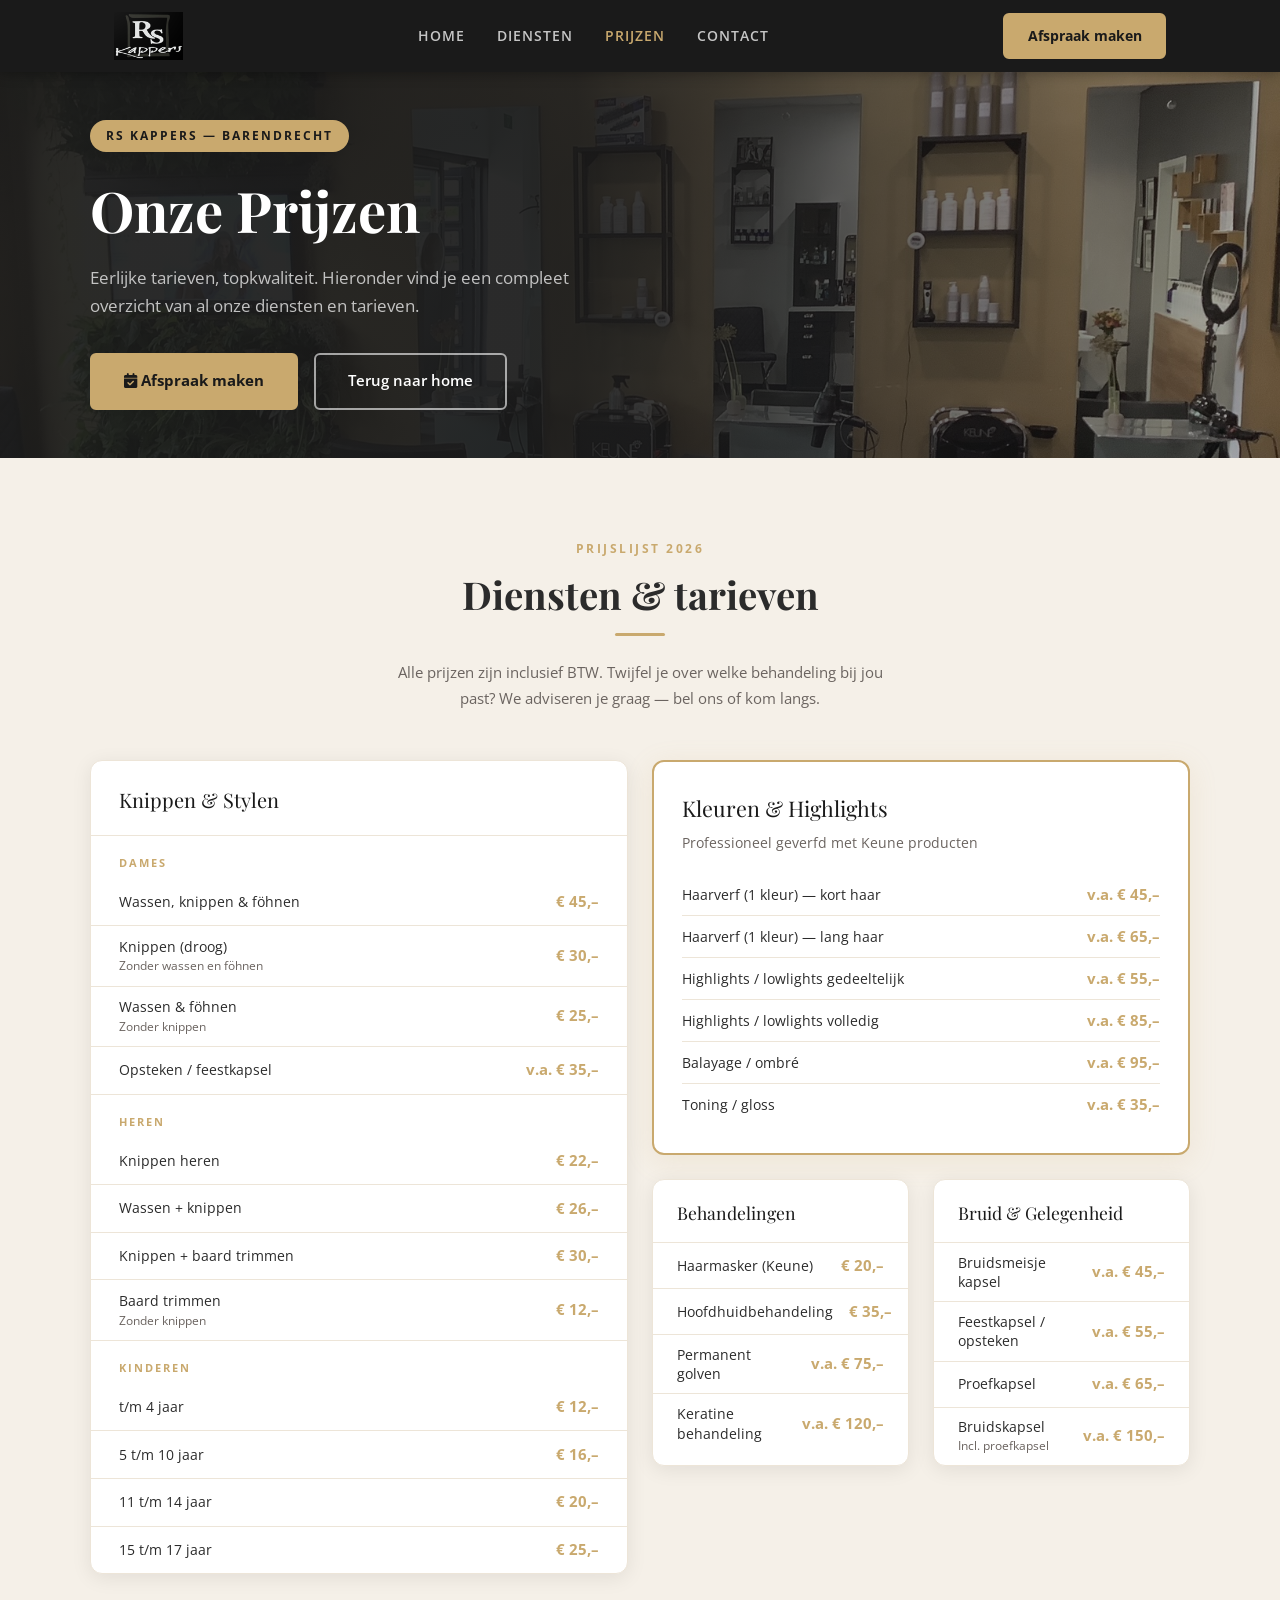
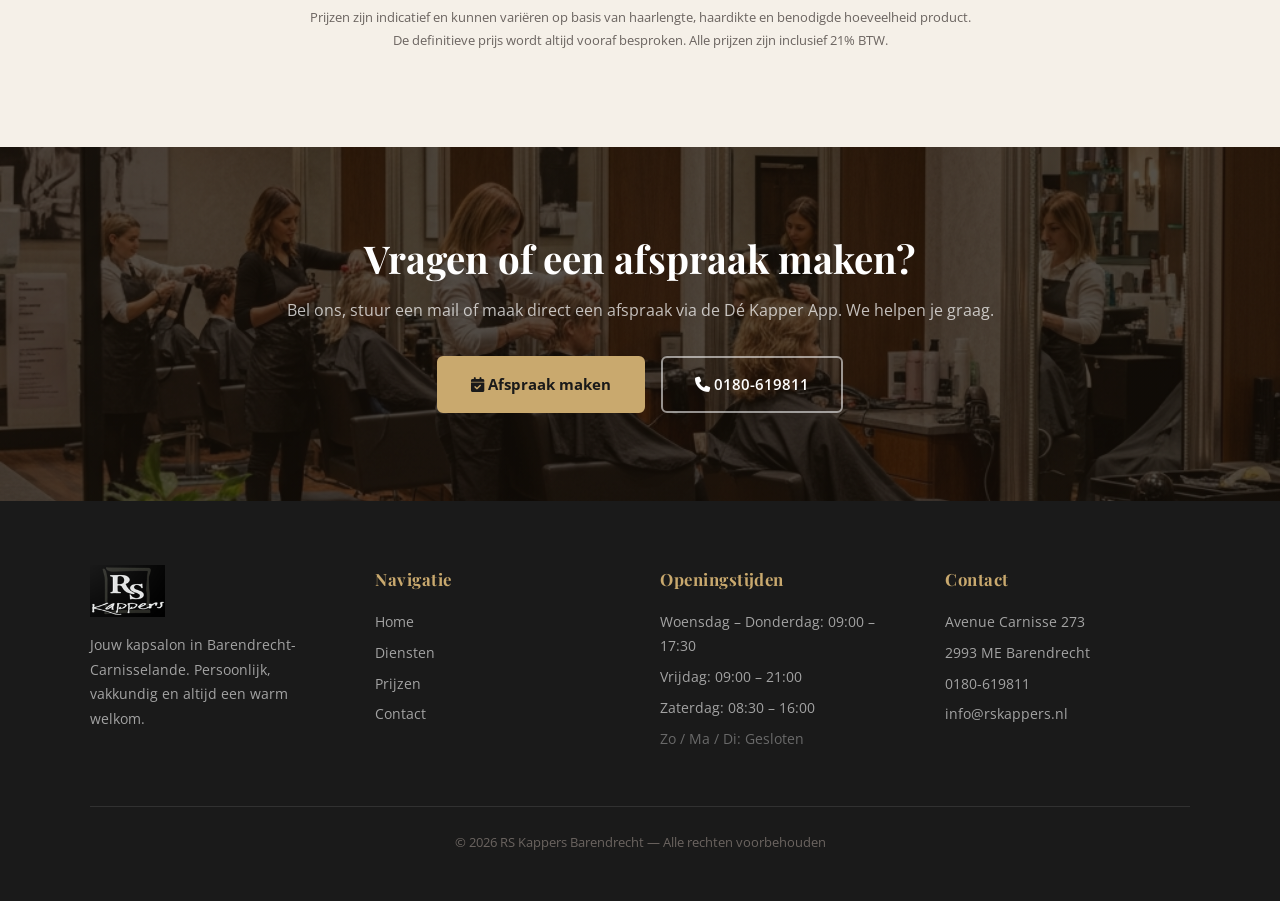
<file: prijzen.html>
<!DOCTYPE html>
<html lang="nl">
<head>
  <meta charset="UTF-8" />
  <meta name="viewport" content="width=device-width, initial-scale=1.0" />
  <title>Prijzen Kapper Barendrecht — RS Kappers</title>
  <meta name="description" content="Bekijk de actuele prijslijst van RS Kappers in Barendrecht. Eerlijke tarieven voor knippen dames, heren en kinderen, kleuren, highlights, behandelingen en meer." />
  <link rel="preconnect" href="https://fonts.googleapis.com" />
  <link rel="preconnect" href="https://fonts.gstatic.com" crossorigin />
  <link href="https://fonts.googleapis.com/css2?family=Playfair+Display:ital,wght@0,400;0,700;1,400&family=Open+Sans:wght@400;600;700&display=swap" rel="stylesheet" />
  <link rel="icon" type="image/png" href="favicon.png" />
  <link rel="apple-touch-icon" href="favicon.png" />
  <link rel="stylesheet" href="https://cdnjs.cloudflare.com/ajax/libs/font-awesome/6.5.1/css/all.min.css" />
  <link rel="stylesheet" href="style.css" />
  <style>

    /* ── Prijzen sectie licht ── */
    .prijzen-donker {
      background: var(--kleur-beige);
      padding: 5rem 1.5rem;
    }

    .prijzen-donker .sectie-label {
      display: block;
      text-align: center;
      margin-bottom: .75rem;
    }

    .prijzen-intro-sub {
      text-align: center;
      color: var(--kleur-subtekst);
      font-size: .95rem;
      max-width: 520px;
      margin: 0 auto 3rem;
    }

    /* ── Twee-kolom layout ── */
    .prijzen-layout {
      display: grid;
      grid-template-columns: 1fr 1fr;
      gap: 1.5rem;
      align-items: start;
    }

    /* ── Witte kaart (links) ── */
    .pkaart {
      background: #fff;
      border: 1px solid var(--kleur-beige2);
      border-radius: 12px;
      overflow: hidden;
      box-shadow: var(--schaduw);
    }

    .pkaart-titel {
      font-family: var(--font-hoofd);
      font-size: 1.25rem;
      color: var(--kleur-donker);
      padding: 1.4rem 1.75rem 1.1rem;
      border-bottom: 1px solid var(--kleur-beige2);
    }

    /* ── Categorie subkop binnen kaart ── */
    .pcat-label {
      font-size: .7rem;
      font-weight: 700;
      text-transform: uppercase;
      letter-spacing: 2px;
      color: var(--kleur-accent);
      padding: 1.1rem 1.75rem .4rem;
    }

    /* ── Regelrij ── */
    .pregel {
      display: flex;
      justify-content: space-between;
      align-items: center;
      padding: .65rem 1.75rem;
      border-bottom: 1px solid var(--kleur-beige2);
      font-size: .9rem;
      color: var(--kleur-tekst);
      gap: 1rem;
    }
    .pregel:last-child {
      border-bottom: none;
    }
    .pregel-naam { flex: 1; line-height: 1.4; }
    .pregel-naam small {
      display: block;
      font-size: .75rem;
      color: var(--kleur-subtekst);
      margin-top: .1rem;
    }
    .pregel-prijs {
      font-weight: 700;
      color: var(--kleur-accent);
      white-space: nowrap;
      font-size: .95rem;
    }

    /* ── Uitgelichte kaart (rechtsboven) ── */
    .pkaart-featured {
      background: #fff;
      border: 2px solid var(--kleur-accent);
      border-radius: 12px;
      padding: 1.75rem;
      box-shadow: 0 6px 28px rgba(201,169,110,.15);
    }

    .pkaart-featured .feat-naam {
      font-family: var(--font-hoofd);
      font-size: 1.35rem;
      color: var(--kleur-donker);
      margin-bottom: .3rem;
    }

    .pkaart-featured .feat-sub {
      font-size: .85rem;
      color: var(--kleur-subtekst);
      margin-bottom: 1.25rem;
    }

    .feat-lijst {
      list-style: none;
      margin-bottom: 0;
    }
    .feat-lijst li {
      font-size: .88rem;
      color: var(--kleur-tekst);
      padding: .5rem 0;
      border-bottom: 1px solid var(--kleur-beige2);
      display: flex;
      justify-content: space-between;
      align-items: center;
    }
    .feat-lijst li:last-child { border-bottom: none; }
    .feat-prijs {
      font-weight: 700;
      color: var(--kleur-accent);
      white-space: nowrap;
      margin-left: 1rem;
      font-size: .92rem;
    }

    /* ── Kleine kaartjes (rechtsonder) ── */
    .pkaart-klein {
      background: #fff;
      border: 1px solid var(--kleur-beige2);
      border-radius: 12px;
      overflow: hidden;
      box-shadow: var(--schaduw);
    }

    .pkaart-klein .pkaart-titel {
      font-size: 1.1rem;
      padding: 1.1rem 1.5rem .9rem;
    }

    .pkaart-klein .pregel {
      padding: .6rem 1.5rem;
      font-size: .87rem;
    }

    .rechts-kolom {
      display: flex;
      flex-direction: column;
      gap: 1.5rem;
    }

    .klein-grid {
      display: grid;
      grid-template-columns: 1fr 1fr;
      gap: 1.5rem;
    }

    /* ── Opmerking ── */
    .prijzen-opmerking {
      margin-top: 2rem;
      text-align: center;
      font-size: .82rem;
      color: var(--kleur-subtekst);
      line-height: 1.7;
    }

    /* ── Responsive ── */
    @media (max-width: 860px) {
      .prijzen-layout { grid-template-columns: 1fr; }
      .klein-grid { grid-template-columns: 1fr; }
    }
  </style>
</head>
<body>

  <!-- ═══════════ HEADER ═══════════ -->
  <header class="site-header">
    <div class="nav-inner">
      <a href="index.html" class="nav-logo">
        <img src="logo.png" alt="RS Kappers logo" />
      </a>
      <nav aria-label="Hoofdnavigatie">
        <ul class="nav-links">
          <li><a href="index.html">Home</a></li>
          <li><a href="index.html#diensten">Diensten</a></li>
          <li><a href="prijzen.html" class="actief">Prijzen</a></li>
          <li><a href="index.html#contact">Contact</a></li>
        </ul>
      </nav>
      <a href="https://widget.salonhub.nl/a/d.html?client=rskappers&salon=barendrecht&command=create" target="_blank" rel="noopener" class="btn btn-primary" style="font-size:.85rem;padding:.6rem 1.4rem;">Afspraak maken</a>
    </div>
  </header>

  <!-- ═══════════ HERO ═══════════ -->
  <section class="hero prijzen-hero">
    <div class="hero-bg" style="background-image: url('salon.jpg'); background-position: center 30%;"></div>
    <div class="hero-overlay"></div>
    <div class="hero-content">
      <span class="hero-badge">RS Kappers — Barendrecht</span>
      <h1>Onze Prijzen</h1>
      <p>Eerlijke tarieven, topkwaliteit. Hieronder vind je een compleet overzicht van al onze diensten en tarieven.</p>
      <div class="hero-knoppen">
        <a href="https://widget.salonhub.nl/a/d.html?client=rskappers&salon=barendrecht&command=create" target="_blank" rel="noopener" class="btn btn-primary"><i class="fa-solid fa-calendar-check"></i> Afspraak maken</a>
        <a href="index.html" class="btn btn-outline">Terug naar home</a>
      </div>
    </div>
  </section>

  <!-- ═══════════ PRIJSLIJST ═══════════ -->
  <section class="prijzen-donker">
    <div class="container">

      <span class="sectie-label">Prijslijst 2026</span>
      <h2 class="sectie-titel">Diensten &amp; tarieven</h2>
      <div class="divider"></div>
      <p class="prijzen-intro-sub">Alle prijzen zijn inclusief BTW. Twijfel je over welke behandeling bij jou past? We adviseren je graag — bel ons of kom langs.</p>

      <div class="prijzen-layout">

        <!-- ═══ LINKS: Knippen ═══ -->
        <div class="pkaart">
          <div class="pkaart-titel">Knippen &amp; Stylen</div>

          <div class="pcat-label">Dames</div>
          <div class="pregel">
            <span class="pregel-naam">Wassen, knippen &amp; föhnen</span>
            <span class="pregel-prijs">€ 45,–</span>
          </div>
          <div class="pregel">
            <span class="pregel-naam">Knippen (droog)<small>Zonder wassen en föhnen</small></span>
            <span class="pregel-prijs">€ 30,–</span>
          </div>
          <div class="pregel">
            <span class="pregel-naam">Wassen &amp; föhnen<small>Zonder knippen</small></span>
            <span class="pregel-prijs">€ 25,–</span>
          </div>
          <div class="pregel">
            <span class="pregel-naam">Opsteken / feestkapsel</span>
            <span class="pregel-prijs">v.a. € 35,–</span>
          </div>

          <div class="pcat-label">Heren</div>
          <div class="pregel">
            <span class="pregel-naam">Knippen heren</span>
            <span class="pregel-prijs">€ 22,–</span>
          </div>
          <div class="pregel">
            <span class="pregel-naam">Wassen + knippen</span>
            <span class="pregel-prijs">€ 26,–</span>
          </div>
          <div class="pregel">
            <span class="pregel-naam">Knippen + baard trimmen</span>
            <span class="pregel-prijs">€ 30,–</span>
          </div>
          <div class="pregel">
            <span class="pregel-naam">Baard trimmen<small>Zonder knippen</small></span>
            <span class="pregel-prijs">€ 12,–</span>
          </div>

          <div class="pcat-label">Kinderen</div>
          <div class="pregel">
            <span class="pregel-naam">t/m 4 jaar</span>
            <span class="pregel-prijs">€ 12,–</span>
          </div>
          <div class="pregel">
            <span class="pregel-naam">5 t/m 10 jaar</span>
            <span class="pregel-prijs">€ 16,–</span>
          </div>
          <div class="pregel">
            <span class="pregel-naam">11 t/m 14 jaar</span>
            <span class="pregel-prijs">€ 20,–</span>
          </div>
          <div class="pregel">
            <span class="pregel-naam">15 t/m 17 jaar</span>
            <span class="pregel-prijs">€ 25,–</span>
          </div>
        </div>

        <!-- ═══ RECHTS: Kleuren + Behandelingen + Bruid ═══ -->
        <div class="rechts-kolom">

          <!-- Uitgelichte kaart: Kleuren -->
          <div class="pkaart-featured">
            <div class="feat-naam">Kleuren &amp; Highlights</div>
            <div class="feat-sub">Professioneel geverfd met Keune producten</div>
            <ul class="feat-lijst">
              <li>
                <span>Haarverf (1 kleur) — kort haar</span>
                <span class="feat-prijs">v.a. € 45,–</span>
              </li>
              <li>
                <span>Haarverf (1 kleur) — lang haar</span>
                <span class="feat-prijs">v.a. € 65,–</span>
              </li>
              <li>
                <span>Highlights / lowlights gedeeltelijk</span>
                <span class="feat-prijs">v.a. € 55,–</span>
              </li>
              <li>
                <span>Highlights / lowlights volledig</span>
                <span class="feat-prijs">v.a. € 85,–</span>
              </li>
              <li>
                <span>Balayage / ombré</span>
                <span class="feat-prijs">v.a. € 95,–</span>
              </li>
              <li>
                <span>Toning / gloss</span>
                <span class="feat-prijs">v.a. € 35,–</span>
              </li>
            </ul>
          </div>

          <!-- Kleine kaartjes -->
          <div class="klein-grid">

            <!-- Behandelingen -->
            <div class="pkaart-klein">
              <div class="pkaart-titel">Behandelingen</div>
              <div class="pregel">
                <span class="pregel-naam">Haarmasker (Keune)</span>
                <span class="pregel-prijs">€ 20,–</span>
              </div>
              <div class="pregel">
                <span class="pregel-naam">Hoofdhuidbehandeling</span>
                <span class="pregel-prijs">€ 35,–</span>
              </div>
              <div class="pregel">
                <span class="pregel-naam">Permanent golven</span>
                <span class="pregel-prijs">v.a. € 75,–</span>
              </div>
              <div class="pregel">
                <span class="pregel-naam">Keratine behandeling</span>
                <span class="pregel-prijs">v.a. € 120,–</span>
              </div>
            </div>

            <!-- Bruid -->
            <div class="pkaart-klein">
              <div class="pkaart-titel">Bruid &amp; Gelegenheid</div>
              <div class="pregel">
                <span class="pregel-naam">Bruidsmeisje kapsel</span>
                <span class="pregel-prijs">v.a. € 45,–</span>
              </div>
              <div class="pregel">
                <span class="pregel-naam">Feestkapsel / opsteken</span>
                <span class="pregel-prijs">v.a. € 55,–</span>
              </div>
              <div class="pregel">
                <span class="pregel-naam">Proefkapsel</span>
                <span class="pregel-prijs">v.a. € 65,–</span>
              </div>
              <div class="pregel">
                <span class="pregel-naam">Bruidskapsel<small>Incl. proefkapsel</small></span>
                <span class="pregel-prijs">v.a. € 150,–</span>
              </div>
            </div>

          </div><!-- /.klein-grid -->
        </div><!-- /.rechts-kolom -->

      </div><!-- /.prijzen-layout -->

      <p class="prijzen-opmerking">Prijzen zijn indicatief en kunnen variëren op basis van haarlengte, haardikte en benodigde hoeveelheid product.<br>De definitieve prijs wordt altijd vooraf besproken. Alle prijzen zijn inclusief 21% BTW.</p>

    </div>
  </section>

  <!-- ═══════════ CTA ═══════════ -->
  <section class="cta-banner">
    <div class="container">
      <h2>Vragen of een afspraak maken?</h2>
      <p>Bel ons, stuur een mail of maak direct een afspraak via de Dé Kapper App. We helpen je graag.</p>
      <div class="cta-knoppen">
        <a href="https://widget.salonhub.nl/a/d.html?client=rskappers&salon=barendrecht&command=create" target="_blank" rel="noopener" class="btn btn-primary"><i class="fa-solid fa-calendar-check"></i> Afspraak maken</a>
        <a href="tel:0180619811" class="btn btn-outline"><i class="fa-solid fa-phone"></i> 0180-619811</a>
      </div>
    </div>
  </section>

  <!-- ═══════════ FOOTER ═══════════ -->
  <footer class="site-footer">
    <div class="footer-inner">
      <div class="footer-kolom">
        <img src="logo.png" alt="RS Kappers" class="footer-logo" />
        <p>Jouw kapsalon in Barendrecht-Carnisselande. Persoonlijk, vakkundig en altijd een warm welkom.</p>
      </div>
      <div class="footer-kolom">
        <h4>Navigatie</h4>
        <ul>
          <li><a href="index.html">Home</a></li>
          <li><a href="index.html#diensten">Diensten</a></li>
          <li><a href="prijzen.html">Prijzen</a></li>
          <li><a href="index.html#contact">Contact</a></li>
        </ul>
      </div>
      <div class="footer-kolom">
        <h4>Openingstijden</h4>
        <ul>
          <li>Woensdag – Donderdag: 09:00 – 17:30</li>
          <li>Vrijdag: 09:00 – 21:00</li>
          <li>Zaterdag: 08:30 – 16:00</li>
          <li style="color:rgba(255,255,255,.35);">Zo / Ma / Di: Gesloten</li>
        </ul>
      </div>
      <div class="footer-kolom">
        <h4>Contact</h4>
        <ul>
          <li>Avenue Carnisse 273</li>
          <li>2993 ME Barendrecht</li>
          <li><a href="tel:0180619811">0180-619811</a></li>
          <li><a href="mailto:info@rskappers.nl">info@rskappers.nl</a></li>
        </ul>
      </div>
    </div>
    <div class="footer-bottom">
      <p>&copy; 2026 RS Kappers Barendrecht — Alle rechten voorbehouden</p>
    </div>
  </footer>

</body>
</html>
</file>
<file: style.css>
/* =============================
   RS Kappers — Gedeelde Stijlen
   ============================= */

*, *::before, *::after {
  box-sizing: border-box;
  margin: 0;
  padding: 0;
}

:root {
  --kleur-donker:    #1a1a1a;
  --kleur-donker2:   #2b2b2b;
  --kleur-accent:    #c9a96e;       /* warme goud — past bij beige interieur */
  --kleur-beige:     #f5f0e8;       /* zelfde toon als salon muren */
  --kleur-beige2:    #ede5d8;
  --kleur-wit:       #ffffff;
  --kleur-tekst:     #2b2b2b;
  --kleur-subtekst:  #6b6460;
  --font-hoofd:      'Playfair Display', Georgia, serif;
  --font-tekst:      'Open Sans', Arial, sans-serif;
  --radius:          6px;
  --schaduw:         0 4px 20px rgba(0,0,0,0.08);
}

html { scroll-behavior: smooth; }

body {
  font-family: var(--font-tekst);
  color: var(--kleur-tekst);
  background: var(--kleur-wit);
  line-height: 1.7;
}

/* ── Typografie ────────────────────────────── */
h1, h2, h3 {
  font-family: var(--font-hoofd);
  line-height: 1.2;
}

h1 { font-size: clamp(2rem, 5vw, 3.5rem); }
h2 { font-size: clamp(1.6rem, 3.5vw, 2.4rem); margin-bottom: 1rem; }
h3 { font-size: 1.2rem; margin-bottom: .5rem; }

p { margin-bottom: 1rem; color: var(--kleur-subtekst); }

a { color: var(--kleur-accent); text-decoration: none; }
a:hover { text-decoration: underline; }

/* ── Knoppen ───────────────────────────────── */
.btn {
  display: inline-block;
  padding: .85rem 2rem;
  border-radius: var(--radius);
  font-family: var(--font-tekst);
  font-size: .95rem;
  font-weight: 600;
  cursor: pointer;
  transition: all .2s ease;
  text-decoration: none;
}

.btn-primary {
  background: var(--kleur-accent);
  color: var(--kleur-donker);
  border: 2px solid var(--kleur-accent);
  font-weight: 700;
}
.btn-primary:hover {
  background: #b8915a;
  border-color: #b8915a;
  color: var(--kleur-wit);
  text-decoration: none;
}

.btn-outline {
  background: transparent;
  color: var(--kleur-wit);
  border: 2px solid rgba(255,255,255,.6);
}
.btn-outline:hover {
  background: var(--kleur-wit);
  border-color: var(--kleur-wit);
  color: var(--kleur-donker);
  text-decoration: none;
}

/* ── Header / Navigatie ────────────────────── */
.site-header {
  position: sticky;
  top: 0;
  z-index: 100;
  background: var(--kleur-donker);
  box-shadow: 0 2px 12px rgba(0,0,0,0.3);
}

.nav-inner {
  max-width: 1100px;
  margin: 0 auto;
  padding: 0 1.5rem;
  display: flex;
  align-items: center;
  justify-content: space-between;
  height: 72px;
}

.nav-logo img {
  height: 48px;
  width: auto;
  display: block;
}

.nav-links {
  list-style: none;
  display: flex;
  gap: 2rem;
}

.nav-links a {
  color: rgba(255,255,255,.75);
  font-weight: 600;
  font-size: .88rem;
  text-transform: uppercase;
  letter-spacing: 1px;
  transition: color .2s;
}
.nav-links a:hover,
.nav-links a.actief {
  color: var(--kleur-accent);
  text-decoration: none;
}

/* ── Footer ────────────────────────────────── */
.site-footer {
  background: var(--kleur-donker);
  color: rgba(255,255,255,.8);
  padding: 4rem 1.5rem 2rem;
}

.footer-inner {
  max-width: 1100px;
  margin: 0 auto;
  display: grid;
  grid-template-columns: repeat(auto-fit, minmax(200px, 1fr));
  gap: 2.5rem;
  padding-bottom: 3rem;
  border-bottom: 1px solid rgba(255,255,255,.1);
}

.footer-logo {
  height: 52px;
  width: auto;
  margin-bottom: 1rem;
  display: block;
}

.footer-kolom h4 {
  font-family: var(--font-hoofd);
  color: var(--kleur-accent);
  font-size: 1.05rem;
  margin-bottom: 1rem;
  letter-spacing: .5px;
}

.footer-kolom p,
.footer-kolom li {
  font-size: .9rem;
  color: rgba(255,255,255,.6);
  margin-bottom: .4rem;
}

.footer-kolom ul { list-style: none; }

.footer-kolom a {
  color: rgba(255,255,255,.6);
  transition: color .2s;
}
.footer-kolom a:hover { color: var(--kleur-accent); text-decoration: none; }

.footer-bottom {
  max-width: 1100px;
  margin: 1.5rem auto 0;
  text-align: center;
  font-size: .82rem;
  color: rgba(255,255,255,.3);
}

/* ── Secties ───────────────────────────────── */
.sectie {
  padding: 5rem 1.5rem;
}

.sectie-licht { background: var(--kleur-beige); }
.sectie-beige2 { background: var(--kleur-beige2); }

.container {
  max-width: 1100px;
  margin: 0 auto;
}

.sectie-label {
  display: inline-block;
  font-size: .78rem;
  font-weight: 700;
  text-transform: uppercase;
  letter-spacing: 2.5px;
  color: var(--kleur-accent);
  margin-bottom: .75rem;
}

.sectie-titel { text-align: center; }
.sectie-ondertitel {
  text-align: center;
  max-width: 580px;
  margin: 0 auto 3rem;
  font-size: 1rem;
  color: var(--kleur-subtekst);
}

/* ── Hero ──────────────────────────────────── */
.hero {
  position: relative;
  display: flex;
  align-items: center;
  min-height: 88vh;
  overflow: hidden;
  padding: 3rem 1.5rem;
}

.hero-overlay {
  position: absolute;
  inset: 0;
  background: linear-gradient(to right, rgba(26,26,26,.93) 45%, rgba(26,26,26,.35));
}

.hero-bg {
  position: absolute;
  inset: 0;
  background-size: cover;
  background-position: center top;
}

.hero-content {
  position: relative;
  max-width: 1100px;
  margin: 0 auto;
  width: 100%;
}

.hero-badge {
  display: inline-block;
  background: var(--kleur-accent);
  color: var(--kleur-donker);
  font-size: .72rem;
  font-weight: 700;
  text-transform: uppercase;
  letter-spacing: 2px;
  padding: .4rem 1rem;
  border-radius: 50px;
  margin-bottom: 1.5rem;
}

.hero h1 {
  color: var(--kleur-wit);
  max-width: 580px;
  margin-bottom: 1.25rem;
}

.hero .hero-tagline {
  font-family: var(--font-hoofd);
  font-style: italic;
  font-size: 1.15rem;
  color: var(--kleur-accent);
  margin-bottom: .5rem;
}

.hero p {
  color: rgba(255,255,255,.72);
  font-size: 1.05rem;
  max-width: 480px;
  margin-bottom: 2rem;
}

.hero-knoppen {
  display: flex;
  gap: 1rem;
  flex-wrap: wrap;
}

/* ── Kaarten ───────────────────────────────── */
.kaarten-grid {
  display: grid;
  grid-template-columns: repeat(auto-fit, minmax(250px, 1fr));
  gap: 1.5rem;
}

.kaart {
  background: var(--kleur-wit);
  border-radius: 10px;
  padding: 2rem;
  box-shadow: var(--schaduw);
  transition: transform .2s, box-shadow .2s;
  border-bottom: 3px solid transparent;
}
.kaart:hover {
  transform: translateY(-4px);
  box-shadow: 0 10px 32px rgba(0,0,0,0.12);
  border-bottom-color: var(--kleur-accent);
}

.kaart-icoon {
  font-size: 2rem;
  margin-bottom: 1rem;
  color: var(--kleur-accent);
}

.kaart-icoon i {
  color: var(--kleur-accent);
}

.prijzen-categorie-header i {
  color: var(--kleur-accent);
  font-size: 1.2rem;
}

/* ── Prijzen pagina ────────────────────────── */
.prijzen-hero {
  min-height: 42vh;
}

.prijzen-grid {
  display: grid;
  grid-template-columns: repeat(auto-fit, minmax(300px, 1fr));
  gap: 2rem;
}

.prijzen-categorie {
  background: var(--kleur-wit);
  border-radius: 10px;
  box-shadow: var(--schaduw);
  overflow: hidden;
}

.prijzen-categorie-header {
  background: var(--kleur-donker);
  color: var(--kleur-wit);
  padding: 1.1rem 1.5rem;
  display: flex;
  align-items: center;
  gap: .75rem;
}

.prijzen-categorie-header h3 {
  font-family: var(--font-hoofd);
  font-size: 1.15rem;
  color: var(--kleur-wit);
  margin: 0;
  letter-spacing: .3px;
}

.prijzen-categorie-header span { font-size: 1.3rem; }

.prijzen-lijst {
  list-style: none;
  padding: .5rem 1.5rem 1rem;
}

.prijzen-lijst li {
  display: flex;
  justify-content: space-between;
  align-items: center;
  padding: .7rem 0;
  border-bottom: 1px solid var(--kleur-beige2);
  font-size: .93rem;
  color: var(--kleur-tekst);
  margin: 0;
}
.prijzen-lijst li:last-child { border-bottom: none; }

.prijs {
  font-weight: 700;
  color: var(--kleur-accent);
  white-space: nowrap;
  margin-left: 1rem;
  font-size: 1rem;
}

.prijs-opmerking {
  font-size: .78rem;
  color: var(--kleur-subtekst);
  display: block;
  margin-top: .1rem;
}

/* ── CTA Banner ────────────────────────────── */
.cta-banner {
  background:
    linear-gradient(rgba(20,14,8,.72), rgba(20,14,8,.72)),
    url('cta-salon.jpg') center / cover no-repeat;
  color: var(--kleur-wit);
  text-align: center;
  padding: 5.5rem 1.5rem;
  position: relative;
  overflow: hidden;
}

.cta-banner h2 { color: var(--kleur-wit); margin-bottom: 1rem; }
.cta-banner p  { color: rgba(255,255,255,.72); margin-bottom: 2rem; }
.cta-banner .cta-knoppen { display: flex; gap: 1rem; justify-content: center; flex-wrap: wrap; }

.cta-banner .btn-primary {
  background: var(--kleur-accent);
  color: var(--kleur-donker);
  border-color: var(--kleur-accent);
}
.cta-banner .btn-primary:hover {
  background: #b8915a;
  border-color: #b8915a;
  color: #fff;
}
.cta-banner .btn-outline {
  border-color: rgba(255,255,255,.55);
  color: var(--kleur-wit);
}
.cta-banner .btn-outline:hover {
  background: var(--kleur-wit);
  color: var(--kleur-donker);
  border-color: var(--kleur-wit);
}

/* ── Divider streep ────────────────────────── */
.divider {
  width: 50px;
  height: 3px;
  background: var(--kleur-accent);
  margin: .75rem auto 1.5rem;
  border-radius: 2px;
}
.divider-links {
  margin-left: 0;
}

/* ── Carrousel ─────────────────────────────── */
.carr-outer { position: relative; }

.carr-track {
  display: flex;
  gap: 1.5rem;
  overflow-x: auto;
  scroll-snap-type: x mandatory;
  scroll-behavior: smooth;
  -webkit-overflow-scrolling: touch;
  scrollbar-width: none;
  padding-bottom: .5rem;
}
.carr-track::-webkit-scrollbar { display: none; }

.carr-track .kaart {
  flex: 0 0 calc(25% - 1.125rem);
  min-width: 230px;
  scroll-snap-align: start;
}

.carr-controls {
  display: flex;
  align-items: center;
  justify-content: center;
  gap: 1rem;
  margin-top: 1.75rem;
}

.carr-pijl {
  background: var(--kleur-wit);
  border: 2px solid var(--kleur-beige2);
  border-radius: 50%;
  width: 42px;
  height: 42px;
  font-size: 1.5rem;
  line-height: 1;
  cursor: pointer;
  color: var(--kleur-donker);
  display: flex;
  align-items: center;
  justify-content: center;
  transition: all .2s;
}
.carr-pijl:hover {
  background: var(--kleur-accent);
  border-color: var(--kleur-accent);
  color: #fff;
}

.carr-dots { display: flex; gap: .5rem; }

.carr-dot {
  width: 8px;
  height: 8px;
  border-radius: 50%;
  background: var(--kleur-beige2);
  border: none;
  cursor: pointer;
  transition: background .2s, transform .2s;
  padding: 0;
}
.carr-dot.actief {
  background: var(--kleur-accent);
  transform: scale(1.3);
}

/* ── Reviews ────────────────────────────────── */
.reviews-score {
  display: flex;
  align-items: center;
  justify-content: center;
  gap: .75rem;
  margin-bottom: 2.5rem;
}
.reviews-sterren i, .review-sterren i {
  color: #f9a825;
  font-size: 1rem;
}
.reviews-getal {
  font-family: var(--font-hoofd);
  font-size: 1.6rem;
  font-weight: 700;
  color: var(--kleur-donker);
  line-height: 1;
}
.reviews-bron {
  font-size: .85rem;
  color: var(--kleur-subtekst);
}

.review-kaart {
  flex: 0 0 calc(33.333% - 1rem);
  min-width: 260px;
  scroll-snap-align: start;
}

.review-kaart {
  background: var(--kleur-wit);
  border: 1px solid var(--kleur-beige2);
  border-radius: 10px;
  padding: 1.75rem;
  box-shadow: var(--schaduw);
  display: flex;
  flex-direction: column;
  gap: .9rem;
}

.review-sterren { display: flex; gap: .15rem; }

.review-tekst {
  font-size: .92rem;
  color: var(--kleur-tekst);
  line-height: 1.7;
  flex: 1;
  font-style: italic;
  margin: 0;
  overflow: hidden;
  display: -webkit-box;
  -webkit-line-clamp: 2;
  -webkit-box-orient: vertical;
}
.review-tekst.open {
  display: block;
  -webkit-line-clamp: unset;
}
.review-meer {
  background: none;
  border: none;
  color: var(--kleur-accent);
  font-size: .82rem;
  font-weight: 700;
  cursor: pointer;
  padding: 0;
  margin-top: -.25rem;
  font-family: var(--font-tekst);
}
.review-meer:hover { text-decoration: underline; }

.review-auteur {
  display: flex;
  align-items: center;
  gap: .75rem;
  margin-top: .25rem;
}
.review-avatar {
  width: 38px;
  height: 38px;
  border-radius: 50%;
  background: var(--kleur-accent);
  color: var(--kleur-donker);
  font-weight: 700;
  font-size: .95rem;
  display: flex;
  align-items: center;
  justify-content: center;
  flex-shrink: 0;
}
.review-auteur strong {
  display: block;
  font-size: .88rem;
  color: var(--kleur-donker);
}
.review-auteur span {
  font-size: .78rem;
  color: var(--kleur-subtekst);
}


/* ── Hamburger ──────────────────────────────── */
.hamburger {
  display: none;
  flex-direction: column;
  gap: 5px;
  background: none;
  border: none;
  cursor: pointer;
  padding: .4rem;
  z-index: 110;
}
.hamburger span {
  display: block;
  width: 24px;
  height: 2px;
  background: #fff;
  border-radius: 2px;
  transition: transform .3s, opacity .3s;
}
.hamburger.open span:nth-child(1) { transform: translateY(7px) rotate(45deg); }
.hamburger.open span:nth-child(2) { opacity: 0; }
.hamburger.open span:nth-child(3) { transform: translateY(-7px) rotate(-45deg); }

/* ── Impressie grid ─────────────────────────── */
.impressie-grid {
  display: grid;
  grid-template-columns: 2fr 1fr;
  grid-template-rows: 1fr 1fr;
  gap: 1rem;
  height: 520px;
}
.impressie-foto {
  overflow: hidden;
  border-radius: 10px;
}
.impressie-foto img {
  width: 100%;
  height: 100%;
  object-fit: cover;
  display: block;
  transition: transform .45s ease;
}
.impressie-foto:hover img { transform: scale(1.04); }
.impressie-foto.groot { grid-row: span 2; }

/* ── Responsive ────────────────────────────── */
@media (max-width: 768px) {
  .hamburger { display: flex; }

  .nav-links {
    display: none;
    position: fixed;
    inset: 72px 0 0 0;
    background: var(--kleur-donker);
    flex-direction: column;
    align-items: center;
    justify-content: center;
    gap: 2.5rem;
    z-index: 100;
  }
  .nav-links.open { display: flex; }
  .nav-links a { font-size: 1.15rem; }

  .nav-inner .btn {
    font-size: .72rem !important;
    padding: .45rem .9rem !important;
  }

  .hero { min-height: 72vh; }
  .hero-knoppen { flex-direction: column; align-items: flex-start; }
  .sectie { padding: 3.5rem 1.25rem; }
  .footer-inner { grid-template-columns: 1fr 1fr; }
  .over-grid { grid-template-columns: 1fr !important; }
  .over-foto { display: none !important; }

  .impressie-grid {
    grid-template-columns: 1fr;
    grid-template-rows: 240px 180px 180px;
    height: auto;
  }
  .impressie-foto.groot { grid-row: span 1; }
}

@media (max-width: 480px) {
  .footer-inner { grid-template-columns: 1fr; }
  .prijzen-grid { grid-template-columns: 1fr; }
}

@media (max-width: 860px) {
  .carr-track .kaart { flex: 0 0 calc(50% - .75rem); }
}
@media (max-width: 480px) {
  .carr-track .kaart { flex: 0 0 82%; }
}
</file>
